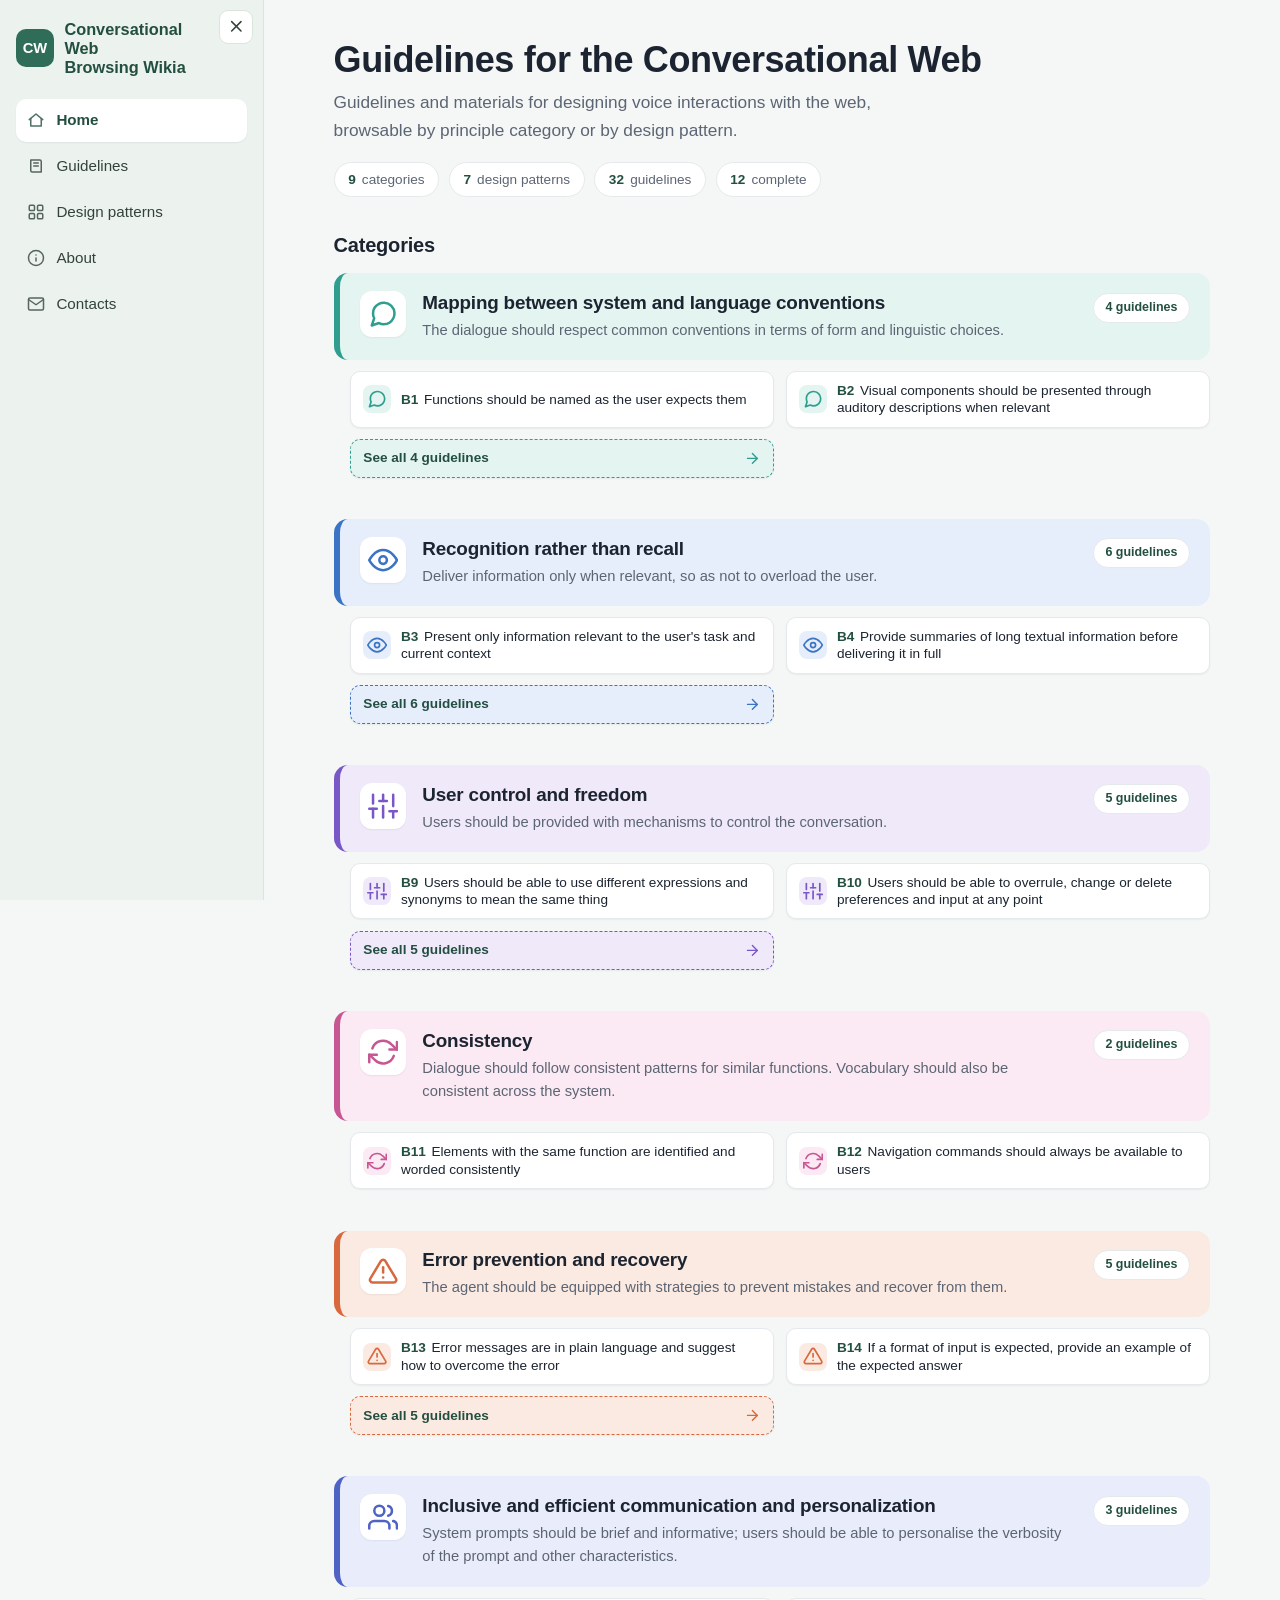
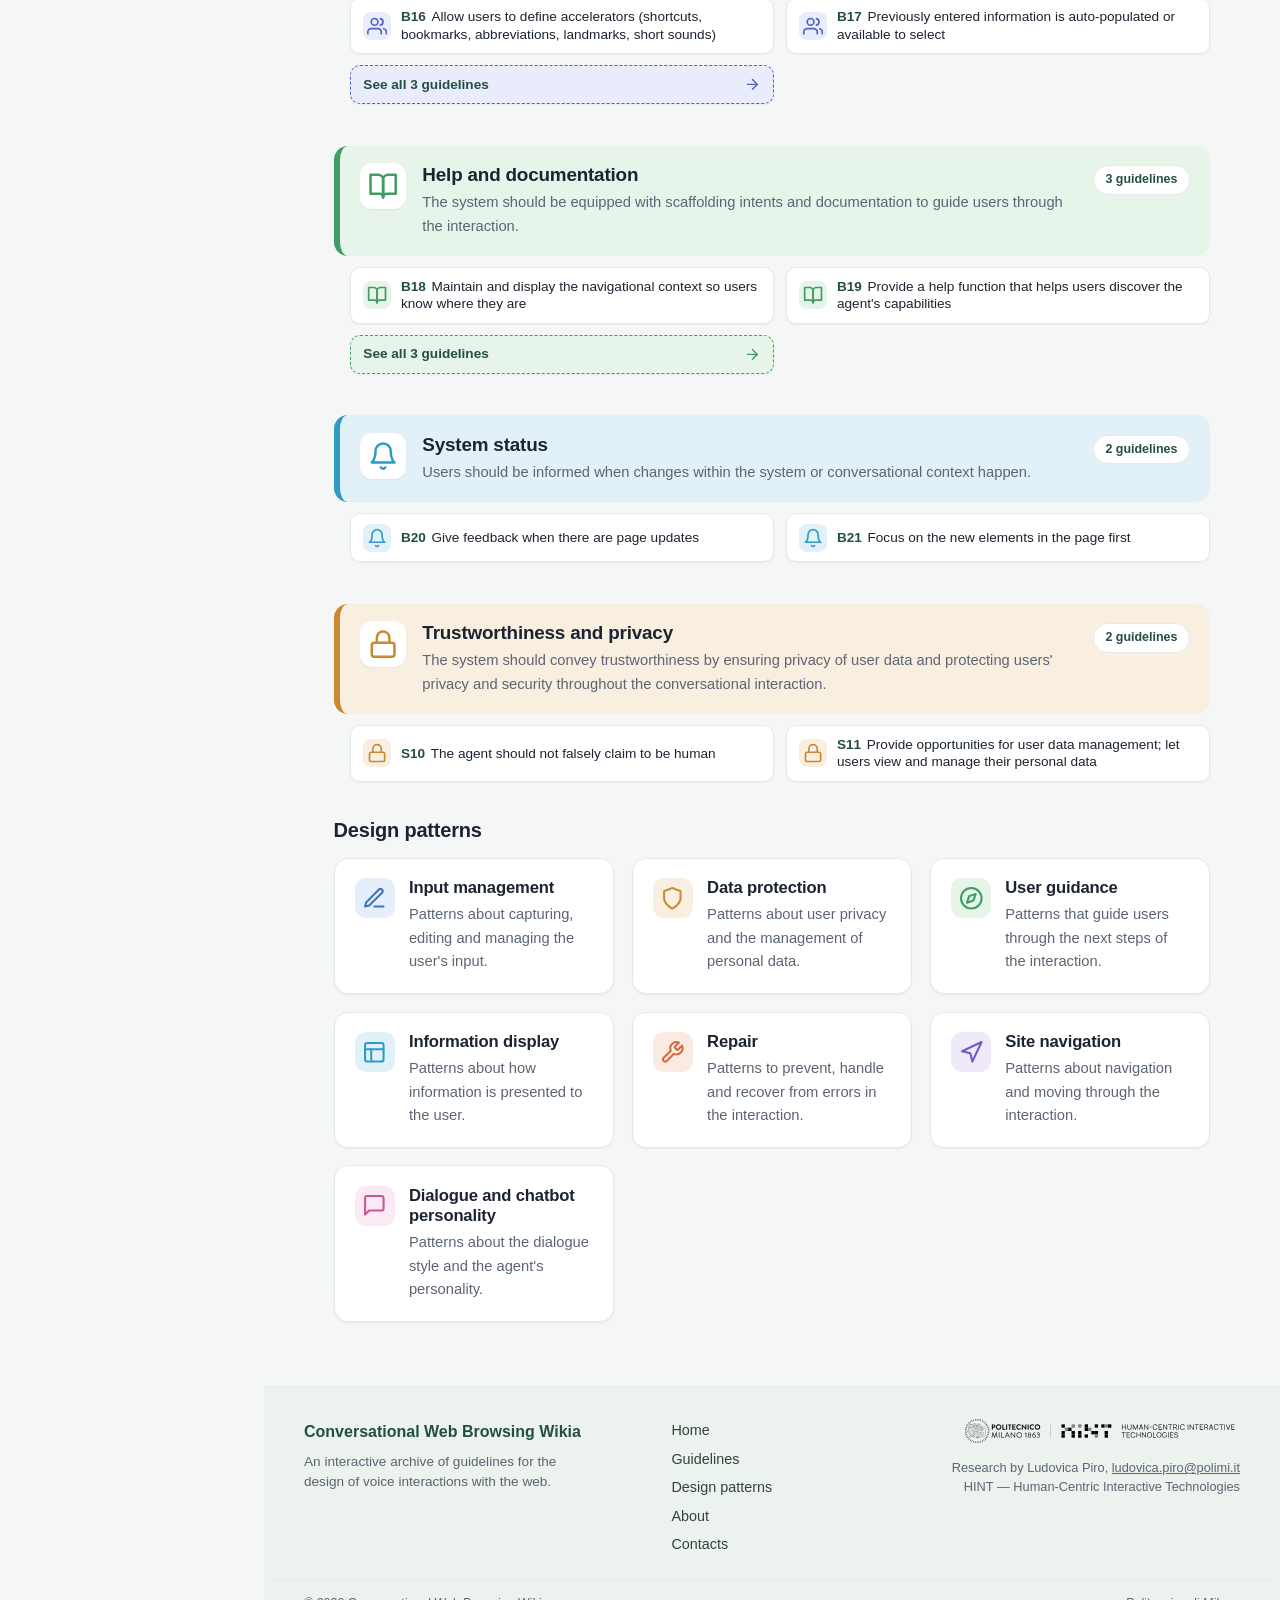
<file: index.html>
<!DOCTYPE html>
<!-- Pagina iniziale del sito (home). -->
<html lang="en">
<head>
  <meta charset="UTF-8">
  <meta name="viewport" content="width=device-width, initial-scale=1, viewport-fit=cover">
  <meta name="theme-color" content="#2f6d59">
  <meta name="apple-mobile-web-app-capable" content="yes">
  <meta name="apple-mobile-web-app-status-bar-style" content="default">
  <title>Conversational Web - Guidelines Archive</title>
  <meta name="description" content="Interactive archive of guidelines for the design of voice interactions with the web.">
  <link rel="stylesheet" href="assets/css/style.css">
</head>
<!-- data-page dice ad app.js che questa è la home -->
<body data-page="home">
  <a class="skip-link" href="#main">Skip to content</a>

  <div class="app-shell">
    <!-- Barra laterale: è uguale in tutte le pagine -->
    <aside class="rail">
      <a class="rail__brand" href="index.html">
        <span class="rail__logo">CW</span>
        <span>Conversational Web<br>Browsing Wikia</span>
      </a>
      <nav class="rail__nav" aria-label="Main navigation">
        <a href="index.html" aria-current="page"> <!-- aria-current = pagina in cui mi trovo -->
          <svg width="18" height="18" viewBox="0 0 24 24" fill="none" stroke="currentColor" stroke-width="2" stroke-linecap="round" stroke-linejoin="round"><path d="M3 11.5 12 4l9 7.5"/><path d="M5 10v10h14V10"/></svg>
          Home
        </a>
        <a href="category.html">
          <svg width="18" height="18" viewBox="0 0 24 24" fill="none" stroke="currentColor" stroke-width="2" stroke-linecap="round" stroke-linejoin="round"><path d="M5 4h12a2 2 0 0 1 2 2v14H7a2 2 0 0 1-2-2z"/><path d="M9 8h6M9 12h6"/></svg>
          Guidelines
        </a>
        <a href="component.html">
          <svg width="18" height="18" viewBox="0 0 24 24" fill="none" stroke="currentColor" stroke-width="2" stroke-linejoin="round"><rect x="3" y="3" width="7" height="7" rx="1.5"/><rect x="14" y="3" width="7" height="7" rx="1.5"/><rect x="3" y="14" width="7" height="7" rx="1.5"/><rect x="14" y="14" width="7" height="7" rx="1.5"/></svg>
          Design patterns
        </a>
        <a href="about.html">
          <svg width="18" height="18" viewBox="0 0 24 24" fill="none" stroke="currentColor" stroke-width="2" stroke-linecap="round" stroke-linejoin="round"><circle cx="12" cy="12" r="10"/><path d="M12 16v-4"/><path d="M12 8h.01"/></svg>
          About
        </a>
        <a href="contacts.html">
          <svg width="18" height="18" viewBox="0 0 24 24" fill="none" stroke="currentColor" stroke-width="2" stroke-linecap="round" stroke-linejoin="round"><path d="M4 4h16c1.1 0 2 .9 2 2v12c0 1.1-.9 2-2 2H4c-1.1 0-2-.9-2-2V6c0-1.1.9-2 2-2z"/><polyline points="22,6 12,13 2,6"/></svg>
          Contacts
        </a>
      </nav>
    </aside>

    <div class="content">
      <main id="main">
        <!-- Breve presentazione del progetto -->
        <section class="hero">
          <h1>Guidelines for the Conversational Web</h1>
          <p>
            Guidelines and materials for designing voice interactions with the web,
            browsable by principle category or by design pattern.
          </p>
          <div class="hero__stats" id="hero-stats"></div>
        </section>

        <!-- Le sezioni qui sotto vengono riempite da app.js leggendo i contenuti -->
        <section aria-labelledby="cats-h">
          <div class="section-title-row"><h2 id="cats-h">Categories</h2></div>
          <div class="cat-bands" id="cat-cards"></div>
        </section>

        <section aria-labelledby="comps-h">
          <div class="section-title-row"><h2 id="comps-h">Design patterns</h2></div>
          <div class="card-grid" id="comp-cards"></div>
        </section>
      </main>

      <footer class="site-footer">
        <div class="site-footer__top">
          <div class="site-footer__brandcol">
            <span class="site-footer__brand">Conversational Web Browsing Wikia</span>
            <p class="site-footer__tagline">An interactive archive of guidelines for the design of voice interactions with the web.</p>
          </div>
          <nav class="site-footer__links" aria-label="Footer">
            <a href="index.html">Home</a>
            <a href="category.html">Guidelines</a>
            <a href="component.html">Design patterns</a>
            <a href="about.html">About</a>
            <a href="contacts.html">Contacts</a>
          </nav>
          <div class="site-footer__org">
            <img class="site-footer__logo" src="assets/img/logo-polimi.svg" alt="Politecnico di Milano">
            <p>Research by Ludovica Piro, <a href="mailto:ludovica.piro@polimi.it">ludovica.piro@polimi.it</a><br>HINT — Human-Centric Interactive Technologies</p>
          </div>
        </div>
        <div class="site-footer__bottom">
          <span>© 2026 Conversational Web Browsing Wikia</span>
          <span>Politecnico di Milano</span>
        </div>
      </footer>
    </div>
  </div>

  <!-- content.js va caricato PRIMA di app.js: contiene tutti i testi del sito -->
  <script src="data/content.js"></script>
  <script src="assets/js/app.js"></script>
</body>
</html>
</file>
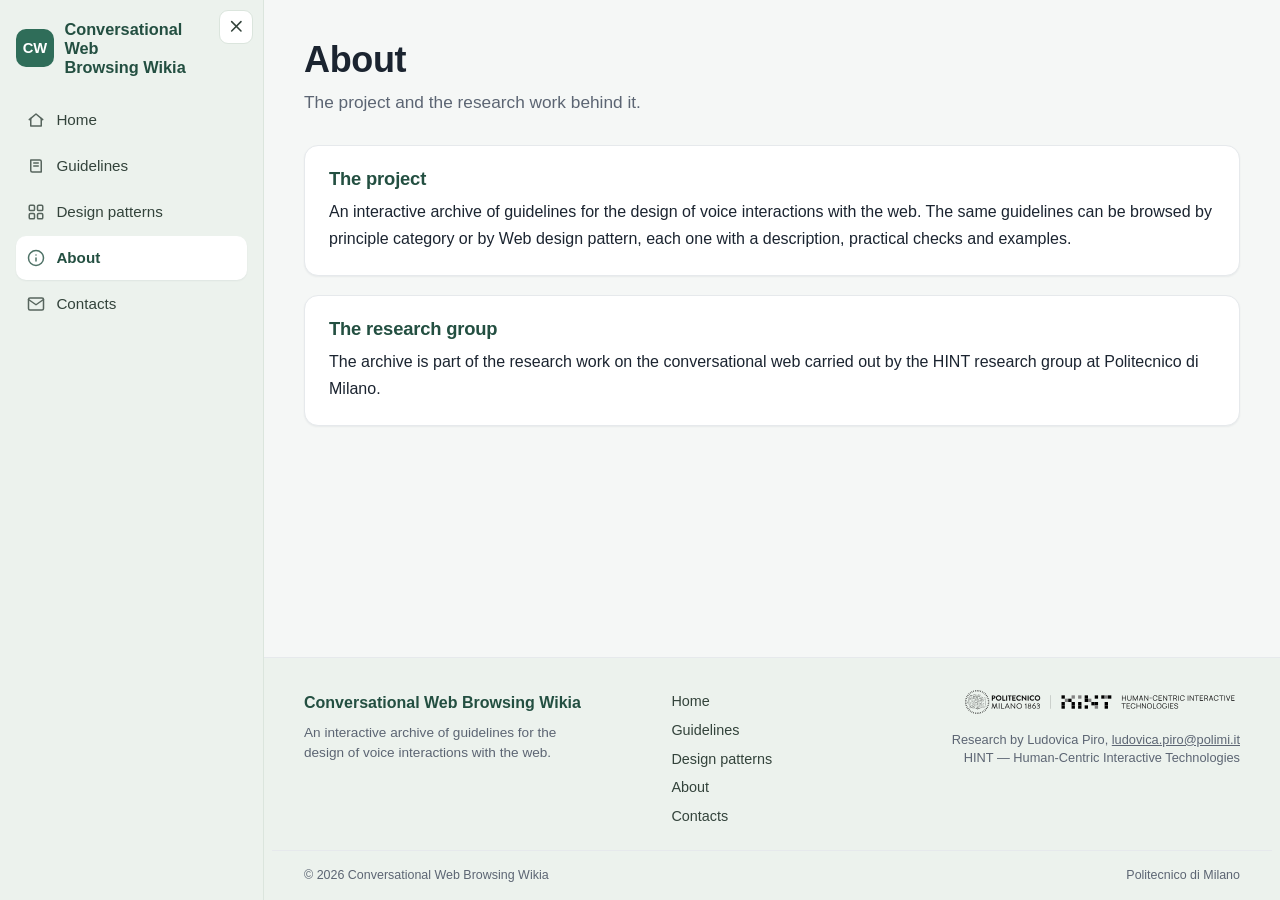
<file: about.html>
<!DOCTYPE html>
<!-- Pagina "About": progetto e gruppo di ricerca. Testi statici, non passano dall'editor. -->
<html lang="en">
<head>
  <meta charset="UTF-8">
  <meta name="viewport" content="width=device-width, initial-scale=1, viewport-fit=cover">
  <meta name="theme-color" content="#2f6d59">
  <title>About - Conversational Web</title>
  <link rel="stylesheet" href="assets/css/style.css">
</head>
<body data-page="about">
  <a class="skip-link" href="#main">Skip to content</a>

  <div class="app-shell">
    <aside class="rail">
      <a class="rail__brand" href="index.html">
        <span class="rail__logo">CW</span>
        <span>Conversational Web<br>Browsing Wikia</span>
      </a>
      <nav class="rail__nav" aria-label="Main navigation">
        <a href="index.html">
          <svg width="18" height="18" viewBox="0 0 24 24" fill="none" stroke="currentColor" stroke-width="2" stroke-linecap="round" stroke-linejoin="round"><path d="M3 11.5 12 4l9 7.5"/><path d="M5 10v10h14V10"/></svg>
          Home
        </a>
        <a href="category.html">
          <svg width="18" height="18" viewBox="0 0 24 24" fill="none" stroke="currentColor" stroke-width="2" stroke-linecap="round" stroke-linejoin="round"><path d="M5 4h12a2 2 0 0 1 2 2v14H7a2 2 0 0 1-2-2z"/><path d="M9 8h6M9 12h6"/></svg>
          Guidelines
        </a>
        <a href="component.html">
          <svg width="18" height="18" viewBox="0 0 24 24" fill="none" stroke="currentColor" stroke-width="2" stroke-linejoin="round"><rect x="3" y="3" width="7" height="7" rx="1.5"/><rect x="14" y="3" width="7" height="7" rx="1.5"/><rect x="3" y="14" width="7" height="7" rx="1.5"/><rect x="14" y="14" width="7" height="7" rx="1.5"/></svg>
          Design patterns
        </a>
        <a href="about.html" aria-current="page">
          <svg width="18" height="18" viewBox="0 0 24 24" fill="none" stroke="currentColor" stroke-width="2" stroke-linecap="round" stroke-linejoin="round"><circle cx="12" cy="12" r="10"/><path d="M12 16v-4"/><path d="M12 8h.01"/></svg>
          About
        </a>
        <a href="contacts.html">
          <svg width="18" height="18" viewBox="0 0 24 24" fill="none" stroke="currentColor" stroke-width="2" stroke-linecap="round" stroke-linejoin="round"><path d="M4 4h16c1.1 0 2 .9 2 2v12c0 1.1-.9 2-2 2H4c-1.1 0-2-.9-2-2V6c0-1.1.9-2 2-2z"/><polyline points="22,6 12,13 2,6"/></svg>
          Contacts
        </a>
      </nav>
    </aside>

    <div class="content">
      <main id="main">
        <section class="hero">
          <h1>About</h1>
          <p>The project and the research work behind it.</p>
        </section>

        <section class="about" aria-label="About the project">
          <article class="about-block">
            <h2>The project</h2>
            <p>An interactive archive of guidelines for the design of voice interactions with
               the web. The same guidelines can be browsed by principle category or by Web
               design pattern, each one with a description, practical checks and examples.</p>
          </article>
          <article class="about-block">
            <h2>The research group</h2>
            <p>The archive is part of the research work on the conversational web carried out
               by the HINT research group at Politecnico di Milano.</p>
          </article>
        </section>
      </main>

      <footer class="site-footer">
        <div class="site-footer__top">
          <div class="site-footer__brandcol">
            <span class="site-footer__brand">Conversational Web Browsing Wikia</span>
            <p class="site-footer__tagline">An interactive archive of guidelines for the design of voice interactions with the web.</p>
          </div>
          <nav class="site-footer__links" aria-label="Footer">
            <a href="index.html">Home</a>
            <a href="category.html">Guidelines</a>
            <a href="component.html">Design patterns</a>
            <a href="about.html">About</a>
            <a href="contacts.html">Contacts</a>
          </nav>
          <div class="site-footer__org">
            <img class="site-footer__logo" src="assets/img/logo-polimi.svg" alt="Politecnico di Milano">
            <p>Research by Ludovica Piro, <a href="mailto:ludovica.piro@polimi.it">ludovica.piro@polimi.it</a><br>HINT — Human-Centric Interactive Technologies</p>
          </div>
        </div>
        <div class="site-footer__bottom">
          <span>© 2026 Conversational Web Browsing Wikia</span>
          <span>Politecnico di Milano</span>
        </div>
      </footer>
    </div>
  </div>

  <script src="data/content.js"></script>
  <script src="assets/js/app.js"></script>
</body>
</html>
</file>
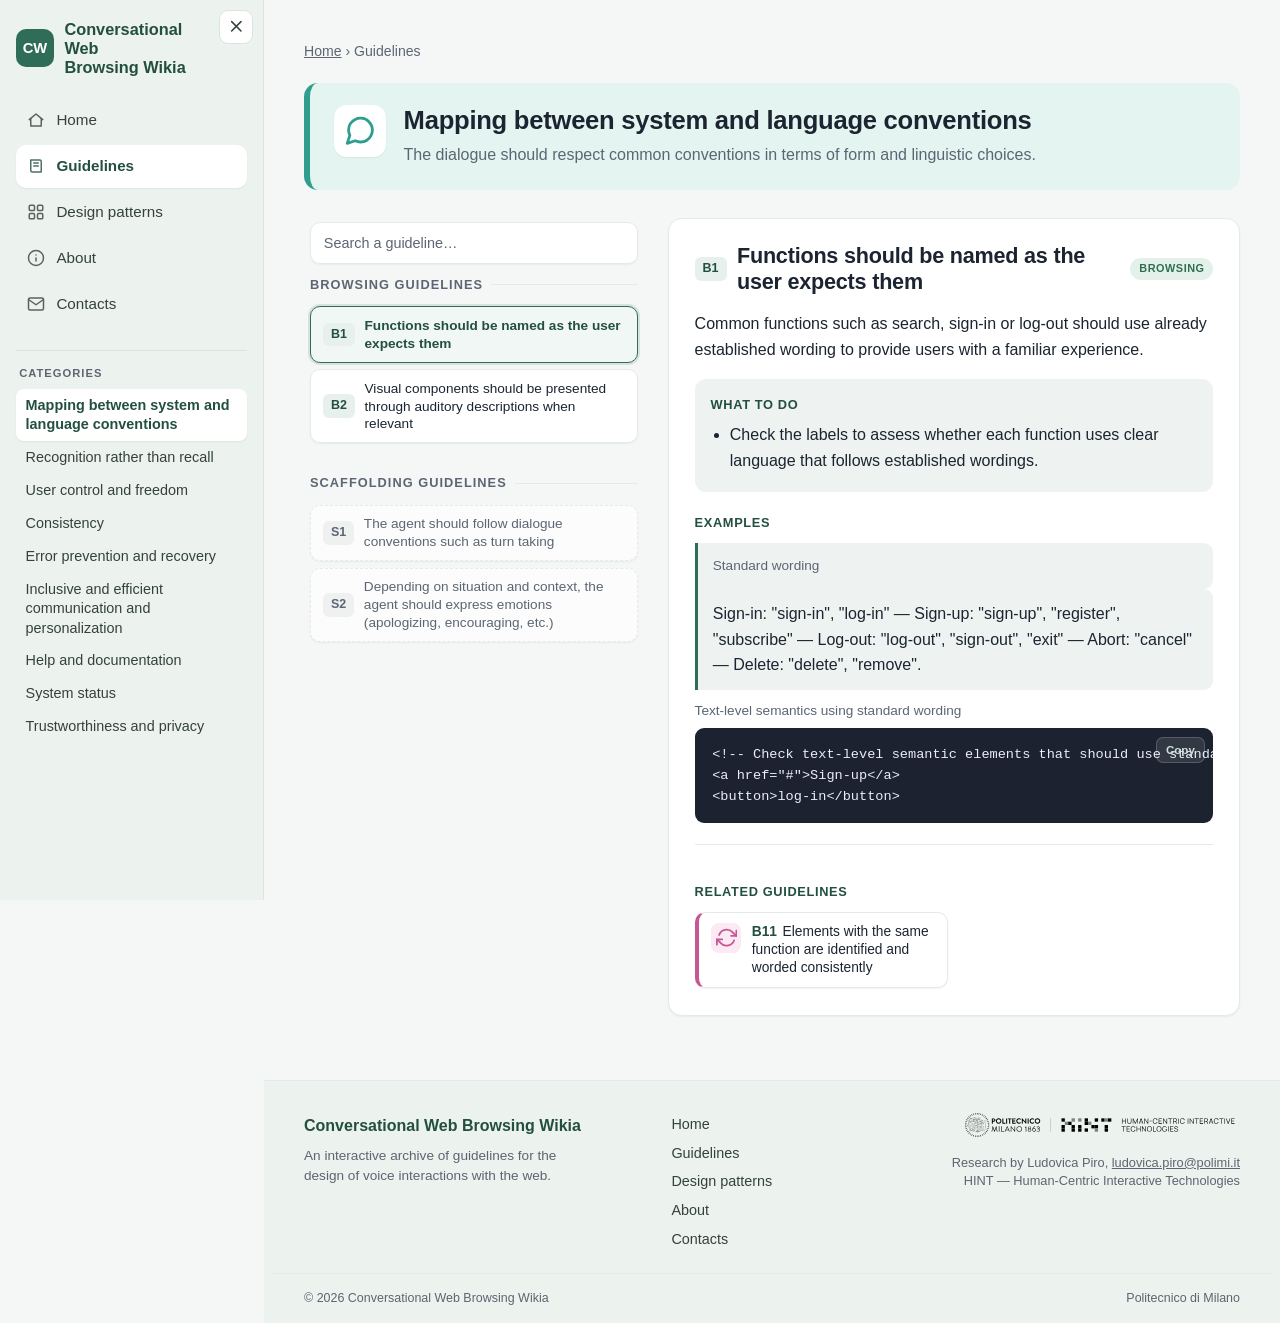
<file: category.html>
<!DOCTYPE html>
<!-- Pagina che mostra le linee guida di una categoria. -->
<!-- La categoria da mostrare arriva dall'indirizzo, es. category.html?id=cat-error -->
<html lang="en">
<head>
  <meta charset="UTF-8">
  <meta name="viewport" content="width=device-width, initial-scale=1, viewport-fit=cover">
  <meta name="theme-color" content="#2f6d59">
  <title>Guidelines - Conversational Web</title>
  <link rel="stylesheet" href="assets/css/style.css">
</head>
<body data-page="category">
  <a class="skip-link" href="#main">Skip to content</a>

  <div class="app-shell">
    <!-- Barra laterale (uguale alle altre pagine) -->
    <aside class="rail">
      <a class="rail__brand" href="index.html">
        <span class="rail__logo">CW</span>
        <span>Conversational Web<br>Browsing Wikia</span>
      </a>
      <nav class="rail__nav" aria-label="Main navigation">
        <a href="index.html">
          <svg width="18" height="18" viewBox="0 0 24 24" fill="none" stroke="currentColor" stroke-width="2" stroke-linecap="round" stroke-linejoin="round"><path d="M3 11.5 12 4l9 7.5"/><path d="M5 10v10h14V10"/></svg>
          Home
        </a>
        <a href="category.html" aria-current="page">
          <svg width="18" height="18" viewBox="0 0 24 24" fill="none" stroke="currentColor" stroke-width="2" stroke-linecap="round" stroke-linejoin="round"><path d="M5 4h12a2 2 0 0 1 2 2v14H7a2 2 0 0 1-2-2z"/><path d="M9 8h6M9 12h6"/></svg>
          Guidelines
        </a>
        <a href="component.html">
          <svg width="18" height="18" viewBox="0 0 24 24" fill="none" stroke="currentColor" stroke-width="2" stroke-linejoin="round"><rect x="3" y="3" width="7" height="7" rx="1.5"/><rect x="14" y="3" width="7" height="7" rx="1.5"/><rect x="3" y="14" width="7" height="7" rx="1.5"/><rect x="14" y="14" width="7" height="7" rx="1.5"/></svg>
          Design patterns
        </a>
        <a href="about.html">
          <svg width="18" height="18" viewBox="0 0 24 24" fill="none" stroke="currentColor" stroke-width="2" stroke-linecap="round" stroke-linejoin="round"><circle cx="12" cy="12" r="10"/><path d="M12 16v-4"/><path d="M12 8h.01"/></svg>
          About
        </a>
        <a href="contacts.html">
          <svg width="18" height="18" viewBox="0 0 24 24" fill="none" stroke="currentColor" stroke-width="2" stroke-linecap="round" stroke-linejoin="round"><path d="M4 4h16c1.1 0 2 .9 2 2v12c0 1.1-.9 2-2 2H4c-1.1 0-2-.9-2-2V6c0-1.1.9-2 2-2z"/><polyline points="22,6 12,13 2,6"/></svg>
          Contacts
        </a>
      </nav>
      <!-- Elenco delle categorie: lo riempie app.js -->
      <div class="rail__list" id="rail-list"></div>
    </aside>

    <div class="content">
      <main id="main">
        <p class="breadcrumb"><a href="index.html">Home</a> &rsaquo; Guidelines</p>
        <!-- Qui dentro app.js inserisce l'intestazione della categoria e le linee guida -->
        <div id="main-view"></div>
      </main>

      <footer class="site-footer">
        <div class="site-footer__top">
          <div class="site-footer__brandcol">
            <span class="site-footer__brand">Conversational Web Browsing Wikia</span>
            <p class="site-footer__tagline">An interactive archive of guidelines for the design of voice interactions with the web.</p>
          </div>
          <nav class="site-footer__links" aria-label="Footer">
            <a href="index.html">Home</a>
            <a href="category.html">Guidelines</a>
            <a href="component.html">Design patterns</a>
            <a href="about.html">About</a>
            <a href="contacts.html">Contacts</a>
          </nav>
          <div class="site-footer__org">
            <img class="site-footer__logo" src="assets/img/logo-polimi.svg" alt="Politecnico di Milano">
            <p>Research by Ludovica Piro, <a href="mailto:ludovica.piro@polimi.it">ludovica.piro@polimi.it</a><br>HINT — Human-Centric Interactive Technologies</p>
          </div>
        </div>
        <div class="site-footer__bottom">
          <span>© 2026 Conversational Web Browsing Wikia</span>
          <span>Politecnico di Milano</span>
        </div>
      </footer>
    </div>
  </div>

  <script src="data/content.js"></script>
  <script src="assets/js/app.js"></script>
</body>
</html>
</file>
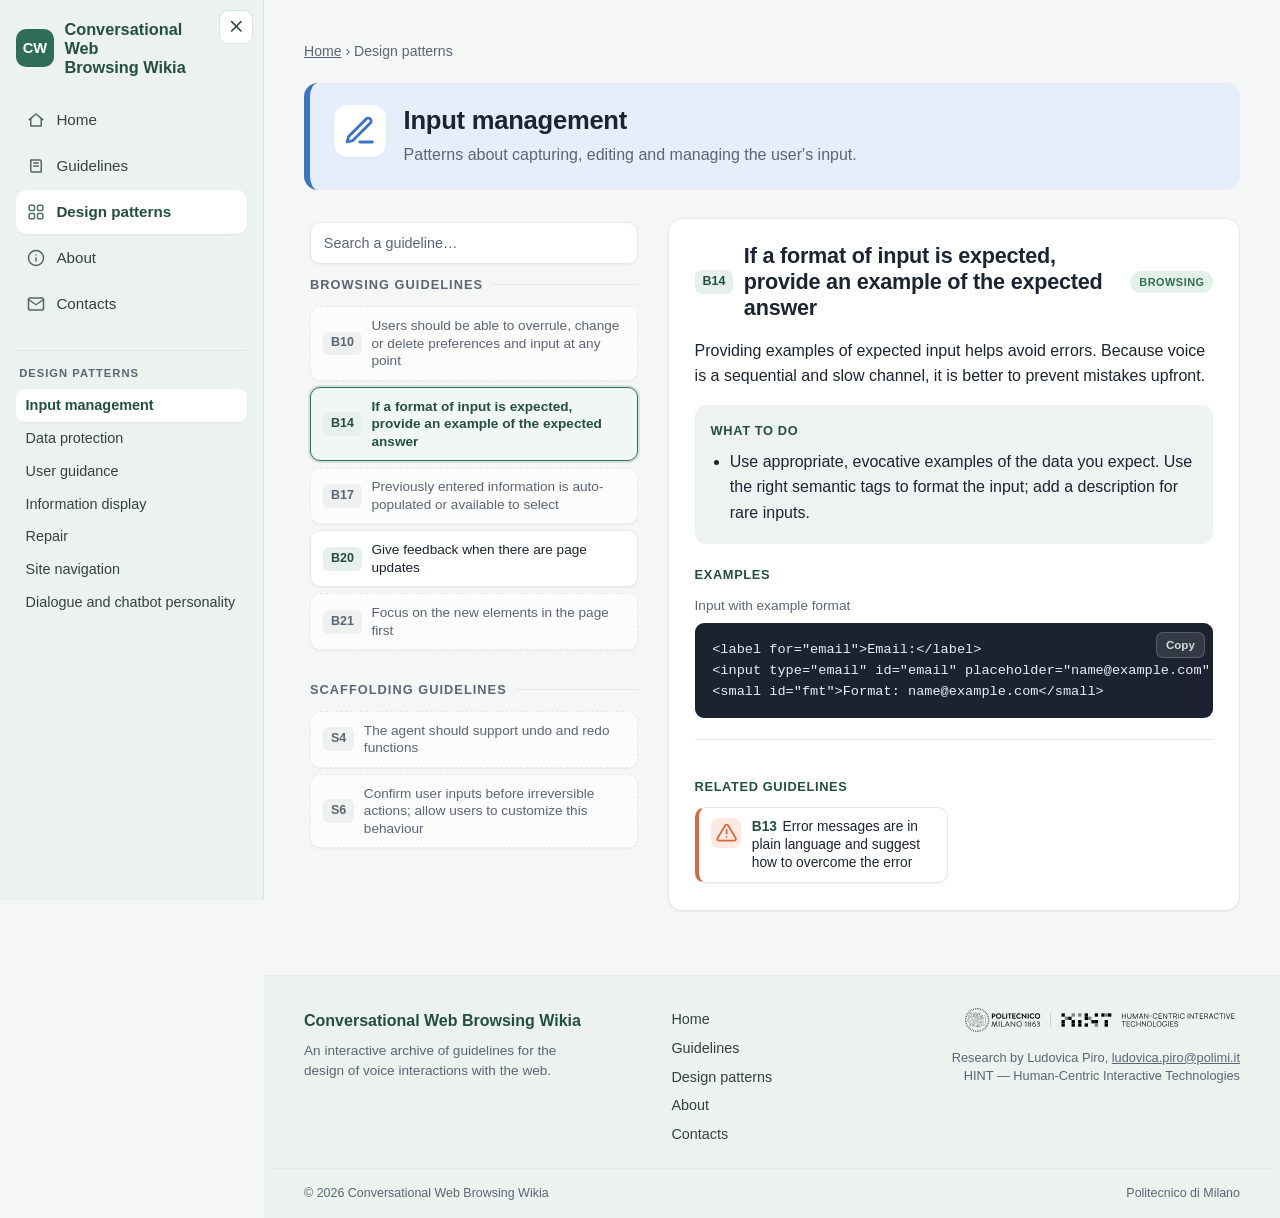
<file: component.html>
<!DOCTYPE html>
<!-- Pagina che mostra le linee guida legate a un componente web. -->
<!-- Il componente arriva dall'indirizzo, es. component.html?id=comp-input -->
<html lang="en">
<head>
  <meta charset="UTF-8">
  <meta name="viewport" content="width=device-width, initial-scale=1, viewport-fit=cover">
  <meta name="theme-color" content="#2f6d59">
  <title>Design patterns - Conversational Web</title>
  <link rel="stylesheet" href="assets/css/style.css">
</head>
<body data-page="component">
  <a class="skip-link" href="#main">Skip to content</a>

  <div class="app-shell">
    <!-- Barra laterale (uguale alle altre pagine) -->
    <aside class="rail">
      <a class="rail__brand" href="index.html">
        <span class="rail__logo">CW</span>
        <span>Conversational Web<br>Browsing Wikia</span>
      </a>
      <nav class="rail__nav" aria-label="Main navigation">
        <a href="index.html">
          <svg width="18" height="18" viewBox="0 0 24 24" fill="none" stroke="currentColor" stroke-width="2" stroke-linecap="round" stroke-linejoin="round"><path d="M3 11.5 12 4l9 7.5"/><path d="M5 10v10h14V10"/></svg>
          Home
        </a>
        <a href="category.html">
          <svg width="18" height="18" viewBox="0 0 24 24" fill="none" stroke="currentColor" stroke-width="2" stroke-linecap="round" stroke-linejoin="round"><path d="M5 4h12a2 2 0 0 1 2 2v14H7a2 2 0 0 1-2-2z"/><path d="M9 8h6M9 12h6"/></svg>
          Guidelines
        </a>
        <a href="component.html" aria-current="page">
          <svg width="18" height="18" viewBox="0 0 24 24" fill="none" stroke="currentColor" stroke-width="2" stroke-linejoin="round"><rect x="3" y="3" width="7" height="7" rx="1.5"/><rect x="14" y="3" width="7" height="7" rx="1.5"/><rect x="3" y="14" width="7" height="7" rx="1.5"/><rect x="14" y="14" width="7" height="7" rx="1.5"/></svg>
          Design patterns
        </a>
        <a href="about.html">
          <svg width="18" height="18" viewBox="0 0 24 24" fill="none" stroke="currentColor" stroke-width="2" stroke-linecap="round" stroke-linejoin="round"><circle cx="12" cy="12" r="10"/><path d="M12 16v-4"/><path d="M12 8h.01"/></svg>
          About
        </a>
        <a href="contacts.html">
          <svg width="18" height="18" viewBox="0 0 24 24" fill="none" stroke="currentColor" stroke-width="2" stroke-linecap="round" stroke-linejoin="round"><path d="M4 4h16c1.1 0 2 .9 2 2v12c0 1.1-.9 2-2 2H4c-1.1 0-2-.9-2-2V6c0-1.1.9-2 2-2z"/><polyline points="22,6 12,13 2,6"/></svg>
          Contacts
        </a>
      </nav>
      <!-- Elenco dei componenti: lo riempie app.js -->
      <div class="rail__list" id="rail-list"></div>
    </aside>

    <div class="content">
      <main id="main">
        <p class="breadcrumb"><a href="index.html">Home</a> &rsaquo; Design patterns</p>
        <!-- Qui dentro app.js inserisce l'intestazione del componente e le sue linee guida -->
        <div id="main-view"></div>
      </main>

      <footer class="site-footer">
        <div class="site-footer__top">
          <div class="site-footer__brandcol">
            <span class="site-footer__brand">Conversational Web Browsing Wikia</span>
            <p class="site-footer__tagline">An interactive archive of guidelines for the design of voice interactions with the web.</p>
          </div>
          <nav class="site-footer__links" aria-label="Footer">
            <a href="index.html">Home</a>
            <a href="category.html">Guidelines</a>
            <a href="component.html">Design patterns</a>
            <a href="about.html">About</a>
            <a href="contacts.html">Contacts</a>
          </nav>
          <div class="site-footer__org">
            <img class="site-footer__logo" src="assets/img/logo-polimi.svg" alt="Politecnico di Milano">
            <p>Research by Ludovica Piro, <a href="mailto:ludovica.piro@polimi.it">ludovica.piro@polimi.it</a><br>HINT — Human-Centric Interactive Technologies</p>
          </div>
        </div>
        <div class="site-footer__bottom">
          <span>© 2026 Conversational Web Browsing Wikia</span>
          <span>Politecnico di Milano</span>
        </div>
      </footer>
    </div>
  </div>

  <script src="data/content.js"></script>
  <script src="assets/js/app.js"></script>
</body>
</html>
</file>
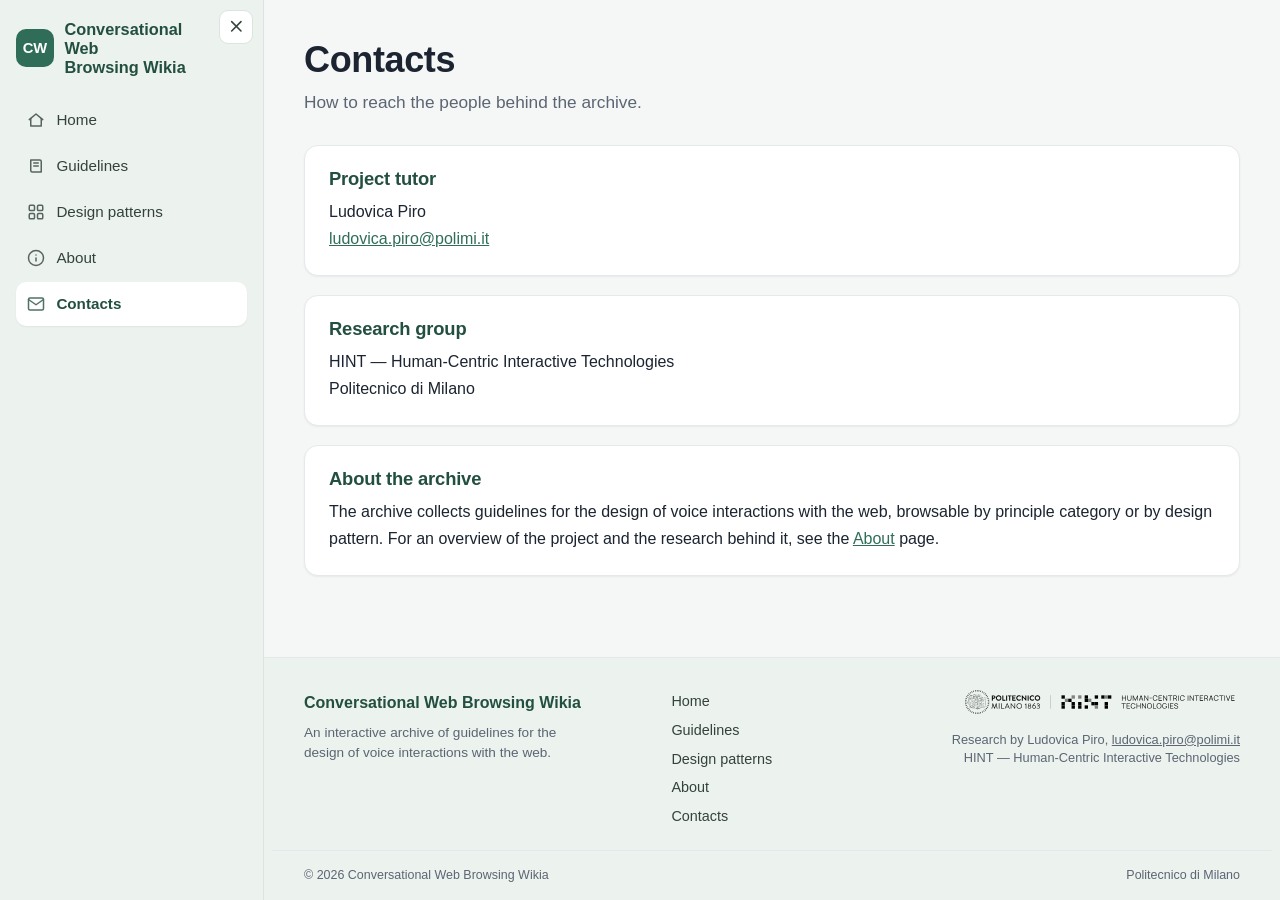
<file: contacts.html>
<!DOCTYPE html>
<!-- Pagina "Contacts": a chi scrivere per il progetto. Testi statici, non passano dall'editor. -->
<html lang="en">
<head>
  <meta charset="UTF-8">
  <meta name="viewport" content="width=device-width, initial-scale=1, viewport-fit=cover">
  <meta name="theme-color" content="#2f6d59">
  <title>Contacts - Conversational Web</title>
  <link rel="stylesheet" href="assets/css/style.css">
</head>
<body data-page="contacts">
  <a class="skip-link" href="#main">Skip to content</a>

  <div class="app-shell">
    <aside class="rail">
      <a class="rail__brand" href="index.html">
        <span class="rail__logo">CW</span>
        <span>Conversational Web<br>Browsing Wikia</span>
      </a>
      <nav class="rail__nav" aria-label="Main navigation">
        <a href="index.html">
          <svg width="18" height="18" viewBox="0 0 24 24" fill="none" stroke="currentColor" stroke-width="2" stroke-linecap="round" stroke-linejoin="round"><path d="M3 11.5 12 4l9 7.5"/><path d="M5 10v10h14V10"/></svg>
          Home
        </a>
        <a href="category.html">
          <svg width="18" height="18" viewBox="0 0 24 24" fill="none" stroke="currentColor" stroke-width="2" stroke-linecap="round" stroke-linejoin="round"><path d="M5 4h12a2 2 0 0 1 2 2v14H7a2 2 0 0 1-2-2z"/><path d="M9 8h6M9 12h6"/></svg>
          Guidelines
        </a>
        <a href="component.html">
          <svg width="18" height="18" viewBox="0 0 24 24" fill="none" stroke="currentColor" stroke-width="2" stroke-linejoin="round"><rect x="3" y="3" width="7" height="7" rx="1.5"/><rect x="14" y="3" width="7" height="7" rx="1.5"/><rect x="3" y="14" width="7" height="7" rx="1.5"/><rect x="14" y="14" width="7" height="7" rx="1.5"/></svg>
          Design patterns
        </a>
        <a href="about.html">
          <svg width="18" height="18" viewBox="0 0 24 24" fill="none" stroke="currentColor" stroke-width="2" stroke-linecap="round" stroke-linejoin="round"><circle cx="12" cy="12" r="10"/><path d="M12 16v-4"/><path d="M12 8h.01"/></svg>
          About
        </a>
        <a href="contacts.html" aria-current="page">
          <svg width="18" height="18" viewBox="0 0 24 24" fill="none" stroke="currentColor" stroke-width="2" stroke-linecap="round" stroke-linejoin="round"><path d="M4 4h16c1.1 0 2 .9 2 2v12c0 1.1-.9 2-2 2H4c-1.1 0-2-.9-2-2V6c0-1.1.9-2 2-2z"/><polyline points="22,6 12,13 2,6"/></svg>
          Contacts
        </a>
      </nav>
    </aside>

    <div class="content">
      <main id="main">
        <section class="hero">
          <h1>Contacts</h1>
          <p>How to reach the people behind the archive.</p>
        </section>

        <section class="about" aria-label="Contacts">
          <article class="about-block">
            <h2>Project tutor</h2>
            <p>Ludovica Piro<br>
               <a href="mailto:ludovica.piro@polimi.it">ludovica.piro@polimi.it</a></p>
          </article>
          <article class="about-block">
            <h2>Research group</h2>
            <p>HINT — Human-Centric Interactive Technologies<br>
               Politecnico di Milano</p>
          </article>
          <article class="about-block">
            <h2>About the archive</h2>
            <p>The archive collects guidelines for the design of voice interactions with the
               web, browsable by principle category or by design pattern. For an overview of
               the project and the research behind it, see the <a href="about.html">About</a>
               page.</p>
          </article>
        </section>
      </main>

      <footer class="site-footer">
        <div class="site-footer__top">
          <div class="site-footer__brandcol">
            <span class="site-footer__brand">Conversational Web Browsing Wikia</span>
            <p class="site-footer__tagline">An interactive archive of guidelines for the design of voice interactions with the web.</p>
          </div>
          <nav class="site-footer__links" aria-label="Footer">
            <a href="index.html">Home</a>
            <a href="category.html">Guidelines</a>
            <a href="component.html">Design patterns</a>
            <a href="about.html">About</a>
            <a href="contacts.html">Contacts</a>
          </nav>
          <div class="site-footer__org">
            <img class="site-footer__logo" src="assets/img/logo-polimi.svg" alt="Politecnico di Milano">
            <p>Research by Ludovica Piro, <a href="mailto:ludovica.piro@polimi.it">ludovica.piro@polimi.it</a><br>HINT — Human-Centric Interactive Technologies</p>
          </div>
        </div>
        <div class="site-footer__bottom">
          <span>© 2026 Conversational Web Browsing Wikia</span>
          <span>Politecnico di Milano</span>
        </div>
      </footer>
    </div>
  </div>

  <script src="data/content.js"></script>
  <script src="assets/js/app.js"></script>
</body>
</html>
</file>
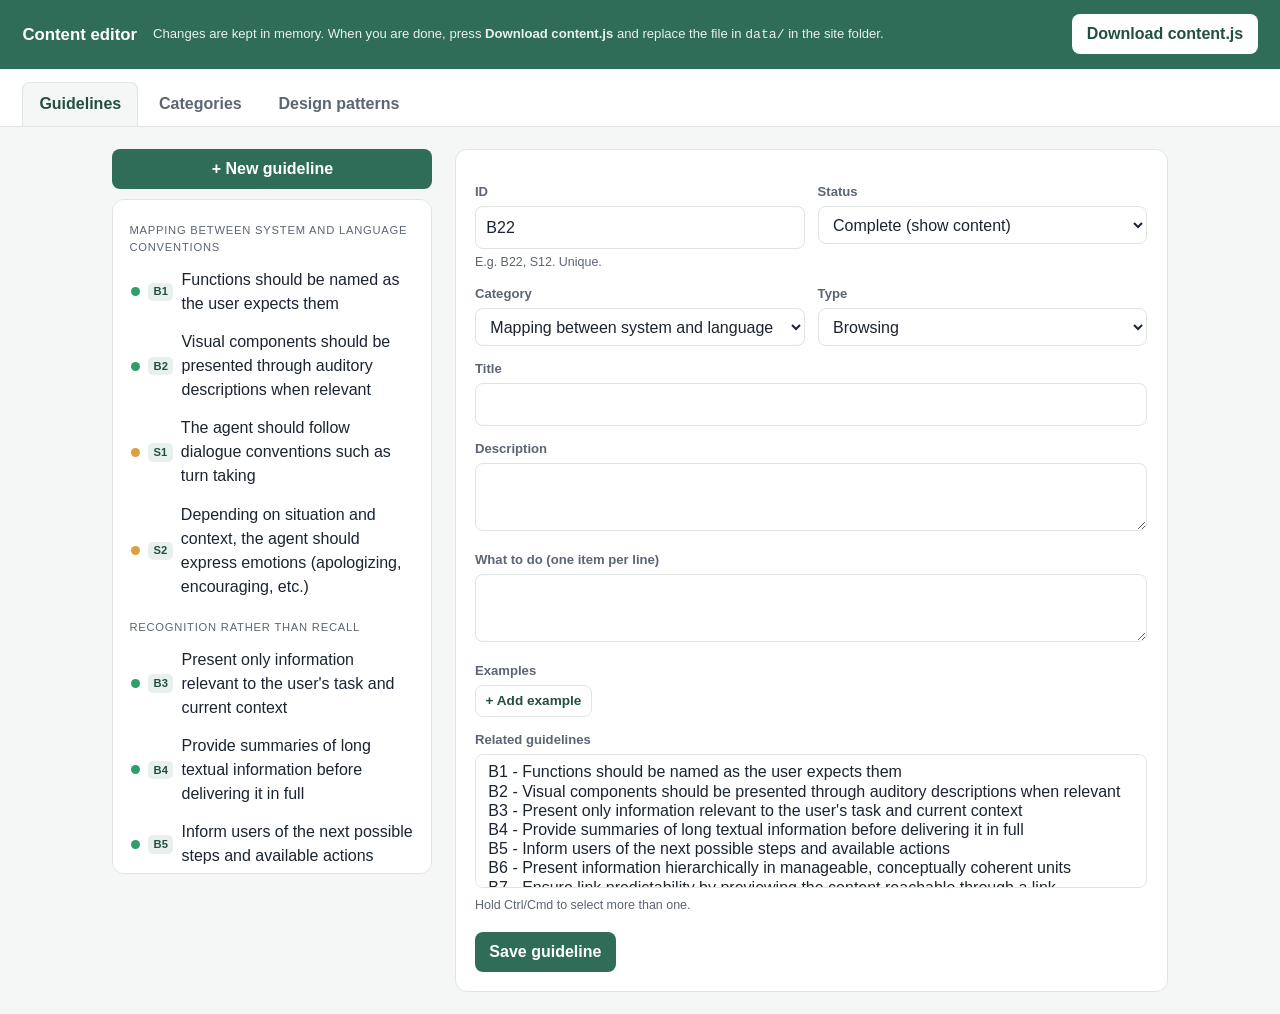
<file: editor.html>
<!DOCTYPE html>
<!-- Editor dei contenuti. Modifiche in memoria; "Download content.js" esporta il file
     da rimettere in data/. Funziona anche aperto da file://. -->
<html lang="en">
<head>
<meta charset="UTF-8">
<meta name="viewport" content="width=device-width, initial-scale=1, viewport-fit=cover">
<meta name="theme-color" content="#2f6d59">
<title>Content editor - Conversational Web</title>
<style>
  :root{ --green:#2f6d59; --green-d:#234f41; --bg:#f5f7f6; --surface:#fff; --border:#e0e5e2;
    --text:#1b2430; --soft:#5c6573; --rail:#ecf2ed; }
  *{box-sizing:border-box}
  body{margin:0;font-family:-apple-system,BlinkMacSystemFont,"Segoe UI",Roboto,Helvetica,Arial,sans-serif;
    background:var(--bg);color:var(--text);line-height:1.5}
  header.bar{background:var(--green);color:#fff;padding:.9rem 1.4rem;display:flex;align-items:center;
    gap:1rem;flex-wrap:wrap;position:sticky;top:0;z-index:5}
  header.bar h1{font-size:1.05rem;margin:0;font-weight:700}
  header.bar .help{font-size:.82rem;opacity:.9;flex:1;min-width:220px}
  button{font:inherit;cursor:pointer;border:0;border-radius:8px;padding:.5rem .9rem;font-weight:600}
  .btn-primary{background:#fff;color:var(--green-d)}
  .btn-green{background:var(--green);color:#fff}
  .btn-ghost{background:transparent;color:var(--green-d);border:1px solid var(--border)}
  .btn-danger{background:#fbe9e6;color:#9b3b2c}
  .btn-sm{padding:.3rem .6rem;font-size:.85rem}
  .tabs{display:flex;gap:.3rem;padding:.8rem 1.4rem 0;background:var(--surface);border-bottom:1px solid var(--border)}
  .tabs button{background:transparent;border-radius:8px 8px 0 0;color:var(--soft);padding:.6rem 1rem}
  .tabs button.active{background:var(--bg);color:var(--green-d);border:1px solid var(--border);border-bottom:0}
  .wrap{max-width:1100px;margin:0 auto;padding:1.4rem}
  .panel{display:none}
  .panel.active{display:block}
  .cols{display:grid;grid-template-columns:320px 1fr;gap:1.4rem}
  .list{background:var(--surface);border:1px solid var(--border);border-radius:12px;padding:.6rem;max-height:75vh;overflow:auto}
  .list .cat-group{font-size:.7rem;text-transform:uppercase;letter-spacing:.07em;color:var(--soft);
    margin:.8rem .4rem .3rem}
  .list .item{display:flex;align-items:center;gap:.5rem;width:100%;text-align:left;background:transparent;
    border-radius:8px;padding:.45rem .5rem;color:var(--text);font-weight:500}
  .list .item:hover{background:var(--bg)}
  .list .item.sel{background:#e7f0ec;color:var(--green-d)}
  .dot{width:9px;height:9px;border-radius:50%;flex:none}          /* verde=completa, giallo=in arrivo */
  .dot.ok{background:#2f9e6a}.dot.pend{background:#d8a23f}
  .id-badge{font-size:.7rem;font-weight:700;background:#e7f0ec;color:var(--green-d);border-radius:5px;padding:.05rem .35rem}
  form.card,.editbox{background:var(--surface);border:1px solid var(--border);border-radius:12px;padding:1.2rem}
  label{display:block;font-size:.82rem;font-weight:600;color:var(--soft);margin:.8rem 0 .25rem}
  input[type=text],textarea,select{width:100%;font:inherit;padding:.55rem .65rem;border:1px solid var(--border);
    border-radius:8px;background:#fff;color:var(--text)}
  textarea{resize:vertical;min-height:64px}
  .row2{display:grid;grid-template-columns:1fr 1fr;gap:.8rem}
  .hint{font-size:.78rem;color:var(--soft);margin:.2rem 0 0}
  .ex-row{border:1px solid var(--border);border-radius:9px;padding:.7rem;margin:.5rem 0;background:#fafbfb}
  .ex-row .row2{margin-bottom:.4rem}
  .form-actions{margin-top:1.1rem;display:flex;gap:.6rem;flex-wrap:wrap}
  .toast{position:fixed;bottom:1.2rem;left:50%;transform:translateX(-50%);background:var(--green-d);color:#fff;
    padding:.7rem 1.1rem;border-radius:10px;opacity:0;transition:opacity .2s;pointer-events:none;font-size:.9rem}
  .toast.show{opacity:1}
  .ed-item{background:var(--surface);border:1px solid var(--border);border-radius:12px;padding:1rem;margin-bottom:.8rem}
  .check-grid{display:grid;grid-template-columns:repeat(auto-fill,minmax(220px,1fr));gap:.3rem;margin-top:.3rem}
  .check-grid label{display:flex;gap:.4rem;align-items:flex-start;font-weight:500;color:var(--text);margin:.1rem 0;font-size:.85rem}
  .check-grid input{width:auto;margin-top:.2rem}
  @media(max-width:780px){.cols{grid-template-columns:1fr}}
</style>
</head>
<body>
<header class="bar">
  <h1>Content editor</h1>
  <span class="help">Changes are kept in memory. When you are done, press <b>Download content.js</b> and replace the file in <code>data/</code> in the site folder.</span>
  <button class="btn-primary" onclick="exportContent()">Download content.js</button>
</header>

<div class="tabs">
  <button id="tab-g" class="active" onclick="showTab('g')">Guidelines</button>
  <button id="tab-c" onclick="showTab('c')">Categories</button>
  <button id="tab-k" onclick="showTab('k')">Design patterns</button>
</div>

<div class="wrap">
  <!-- Guidelines: lista a sinistra, form a destra -->
  <section id="panel-g" class="panel active">
    <div class="cols">
      <div>
        <button class="btn-green" style="width:100%;margin-bottom:.6rem" onclick="newGuideline()">+ New guideline</button>
        <div class="list" id="g-list"></div>
      </div>
      <form class="card" id="g-form" onsubmit="saveGuideline(event)">
        <div class="row2">
          <div><label for="f-id">ID</label><input type="text" id="f-id" required><p class="hint">E.g. B22, S12. Unique.</p></div>
          <div><label for="f-status">Status</label>
            <select id="f-status"><option value="complete">Complete (show content)</option><option value="pending">Coming soon (title only)</option></select>
          </div>
        </div>
        <div class="row2">
          <div><label for="f-cat">Category</label><select id="f-cat"></select></div>
          <div><label for="f-type">Type</label><select id="f-type"><option value="browsing">Browsing</option><option value="scaffolding">Scaffolding</option></select></div>
        </div>
        <label for="f-title">Title</label>
        <input type="text" id="f-title" required>
        <label for="f-desc">Description</label>
        <textarea id="f-desc"></textarea>
        <label for="f-wtd">What to do (one item per line)</label>
        <textarea id="f-wtd"></textarea>
        <label>Examples</label>
        <div id="ex-rows"></div>
        <button type="button" class="btn-ghost btn-sm" onclick="addExample()">+ Add example</button>
        <label for="f-rel">Related guidelines</label>
        <select id="f-rel" multiple size="6"></select>
        <p class="hint">Hold Ctrl/Cmd to select more than one.</p>
        <div class="form-actions">
          <button type="submit" class="btn-green">Save guideline</button>
          <button type="button" class="btn-danger" id="g-del" onclick="deleteGuideline()">Delete</button>
        </div>
      </form>
    </div>
  </section>

  <!-- Categories -->
  <section id="panel-c" class="panel">
    <p class="hint">Add, edit or delete categories. Changes are kept in memory, then download content.js.</p>
    <button class="btn-green" style="margin-bottom:.8rem" onclick="addCategory()">+ New category</button>
    <div id="c-list"></div>
  </section>

  <!-- Design patterns -->
  <section id="panel-k" class="panel">
    <p class="hint">Add, edit or delete design patterns; for each one choose which guidelines belong to it. The initial mapping follows the tutor's file "Mapping linee guida design pattern.xlsx" (see docs/come-aggiornare-il-mapping.md).</p>
    <button class="btn-green" style="margin-bottom:.8rem" onclick="addComponent()">+ New design pattern</button>
    <div id="k-list"></div>
  </section>
</div>

<div class="toast" id="toast"></div>

<script src="data/content.js"></script>
<script>
// copia di lavoro: modifico questa, l'originale cambia solo all'export.
var DATA = JSON.parse(JSON.stringify(window.ARCHIVE_DATA || {categories:[],components:[],guidelines:[]}));
var selectedId = null;

function toast(msg){ var t=document.getElementById("toast"); t.textContent=msg; t.classList.add("show");
  setTimeout(function(){ t.classList.remove("show"); }, 1800); }

function showTab(k){
  ["g","c","k"].forEach(function(x){
    document.getElementById("tab-"+x).classList.toggle("active", x===k);
    document.getElementById("panel-"+x).classList.toggle("active", x===k);
  });
  if(k==="c") renderCategories();
  if(k==="k") renderComponents();
}

function escapeHtml(s){return String(s==null?"":s).replace(/&/g,"&amp;").replace(/</g,"&lt;").replace(/>/g,"&gt;");}

// lista guidelines a sinistra, raggruppata per categoria (pallino = stato).
function renderGuidelineList(){
  var box=document.getElementById("g-list"); box.innerHTML="";
  DATA.categories.forEach(function(cat){
    var items=DATA.guidelines.filter(function(g){return g.categoryId===cat.id;});
    if(!items.length) return;
    var h=document.createElement("div"); h.className="cat-group"; h.textContent=cat.name; box.appendChild(h);
    items.forEach(function(g){
      var b=document.createElement("button"); b.type="button";
      b.className="item"+(g.id===selectedId?" sel":"");
      b.onclick=function(){ editGuideline(g.id); };
      b.innerHTML='<span class="dot '+(g.status==="complete"?"ok":"pend")+'"></span>'+
        '<span class="id-badge">'+g.id+'</span><span>'+escapeHtml(g.title)+'</span>';
      box.appendChild(b);
    });
  });
}

function fillCategorySelect(){
  var sel=document.getElementById("f-cat"); sel.innerHTML="";
  DATA.categories.forEach(function(c){ var o=document.createElement("option"); o.value=c.id; o.textContent=c.name; sel.appendChild(o); });
}
// select multiplo con le altre guidelines (per i collegamenti).
function fillRelatedSelect(currentId, related){
  var sel=document.getElementById("f-rel"); sel.innerHTML="";
  DATA.guidelines.forEach(function(g){
    if(g.id===currentId) return;
    var o=document.createElement("option"); o.value=g.id; o.textContent=g.id+" - "+g.title;
    if(related && related.indexOf(g.id)>=0) o.selected=true;
    sel.appendChild(o);
  });
}

// una riga esempio (vuota, o riempita se ne passo uno).
function addExample(ex){
  ex = ex || {type:"code",language:"html",title:"",content:""};
  var wrap=document.getElementById("ex-rows");
  var div=document.createElement("div"); div.className="ex-row";
  div.innerHTML=
    '<div class="row2">'+
      '<div><label>Type</label><select class="ex-type">'+
        '<option value="code"'+(ex.type==="code"?" selected":"")+'>Code</option>'+
        '<option value="interaction"'+(ex.type==="interaction"?" selected":"")+'>Interaction</option>'+
      '</select></div>'+
      '<div><label>Example title</label><input type="text" class="ex-title"></div>'+
    '</div>'+
    '<label>Content</label><textarea class="ex-content"></textarea>'+
    '<button type="button" class="btn-danger btn-sm" style="margin-top:.4rem">Remove example</button>';
  div.querySelector(".ex-title").value=ex.title||"";
  div.querySelector(".ex-content").value=ex.content||"";
  div.querySelector("button").onclick=function(){ div.remove(); };
  div.dataset.language=ex.language||"html";
  wrap.appendChild(div);
}
function readExamples(){
  var out=[];
  document.querySelectorAll("#ex-rows .ex-row").forEach(function(r){
    var content=r.querySelector(".ex-content").value;
    if(!content.trim()) return;
    out.push({ type:r.querySelector(".ex-type").value, language:r.dataset.language||"html",
      title:r.querySelector(".ex-title").value.trim(), content:content });
  });
  return out;
}

// primo id libero per una nuova guideline (es. B22).
function nextId(prefix){
  var n=1; while(DATA.guidelines.some(function(g){return g.id===prefix+n;})) n++; return prefix+n;
}
function newGuideline(){
  selectedId=null;
  document.getElementById("f-id").value=nextId("B");
  document.getElementById("f-status").value="complete";
  fillCategorySelect();
  document.getElementById("f-cat").value=DATA.categories[0].id;
  document.getElementById("f-type").value="browsing";
  document.getElementById("f-title").value="";
  document.getElementById("f-desc").value="";
  document.getElementById("f-wtd").value="";
  document.getElementById("ex-rows").innerHTML="";
  fillRelatedSelect(null, []);
  document.getElementById("g-del").style.display="none";
  renderGuidelineList();
}
function editGuideline(id){
  var g=DATA.guidelines.find(function(x){return x.id===id;}); if(!g) return;
  selectedId=id;
  document.getElementById("f-id").value=g.id;
  document.getElementById("f-status").value=g.status||"pending";
  fillCategorySelect();
  document.getElementById("f-cat").value=g.categoryId;
  document.getElementById("f-type").value=g.type||"browsing";
  document.getElementById("f-title").value=g.title||"";
  document.getElementById("f-desc").value=g.description||"";
  document.getElementById("f-wtd").value=(g.whatToDo||[]).join("\n");
  document.getElementById("ex-rows").innerHTML="";
  (g.examples||[]).forEach(function(ex){ addExample(ex); });
  fillRelatedSelect(g.id, g.related||[]);
  document.getElementById("g-del").style.display="";
  renderGuidelineList();
}
function saveGuideline(e){
  e.preventDefault();
  var id=document.getElementById("f-id").value.trim();
  if(!id){ toast("An ID is required"); return; }
  if(DATA.guidelines.some(function(g){return g.id===id && g.id!==selectedId;})){ toast("ID already exists: "+id); return; }
  var rel=Array.prototype.slice.call(document.getElementById("f-rel").selectedOptions).map(function(o){return o.value;});
  var wtd=document.getElementById("f-wtd").value.split("\n").map(function(s){return s.trim();}).filter(Boolean);
  var obj={
    id:id,
    categoryId:document.getElementById("f-cat").value,
    type:document.getElementById("f-type").value,
    title:document.getElementById("f-title").value.trim(),
    description:document.getElementById("f-desc").value.trim(),
    whatToDo:wtd,
    examples:readExamples(),
    related:rel,
    status:document.getElementById("f-status").value
  };
  var idx=DATA.guidelines.findIndex(function(g){return g.id===selectedId;});
  if(idx>=0) DATA.guidelines[idx]=obj; else DATA.guidelines.push(obj);
  selectedId=id;
  renderGuidelineList(); editGuideline(id);
  toast("Saved "+id+" (remember to download content.js)");
}
function deleteGuideline(){
  if(!selectedId) return;
  if(!confirm("Delete guideline "+selectedId+"?")) return;
  DATA.guidelines=DATA.guidelines.filter(function(g){return g.id!==selectedId;});
  newGuideline(); toast("Deleted");
}

// Categories: nome e descrizione, con Delete per riga.
function renderCategories(){
  var box=document.getElementById("c-list"); box.innerHTML="";
  DATA.categories.forEach(function(c,i){
    var d=document.createElement("div"); d.className="ed-item";
    d.innerHTML='<label>Name</label><input type="text">'+
      '<label>Description</label><textarea></textarea>'+
      '<div class="form-actions"><button type="button" class="btn-danger btn-sm">Delete category</button></div>';
    d.querySelector("input").value=c.name;
    d.querySelector("textarea").value=c.description||"";
    d.querySelector("input").oninput=function(e){ DATA.categories[i].name=e.target.value; };
    d.querySelector("textarea").oninput=function(e){ DATA.categories[i].description=e.target.value; };
    d.querySelector("button").onclick=function(){ deleteCategory(i); };
    box.appendChild(d);
  });
}

// Design patterns: nome, descrizione e checkbox delle guidelines incluse (= mapping).
function renderComponents(){
  var box=document.getElementById("k-list"); box.innerHTML="";
  DATA.components.forEach(function(c,i){
    var d=document.createElement("div"); d.className="ed-item";
    var checks=DATA.guidelines.map(function(g){
      var on=(c.guidelineIds||[]).indexOf(g.id)>=0;
      return '<label><input type="checkbox" data-gid="'+g.id+'"'+(on?" checked":"")+'> '+g.id+' - '+escapeHtml(g.title)+'</label>';
    }).join("");
    d.innerHTML='<label>Name</label><input type="text" class="k-name">'+
      '<label>Description</label><textarea class="k-desc"></textarea>'+
      '<label>Guidelines in this design pattern</label><div class="check-grid">'+checks+'</div>'+
      '<div class="form-actions"><button type="button" class="btn-danger btn-sm k-del">Delete design pattern</button></div>';
    d.querySelector(".k-name").value=c.name;
    d.querySelector(".k-desc").value=c.description||"";
    d.querySelector(".k-name").oninput=function(e){ DATA.components[i].name=e.target.value; };
    d.querySelector(".k-desc").oninput=function(e){ DATA.components[i].description=e.target.value; };
    d.querySelectorAll('input[type=checkbox]').forEach(function(cb){
      cb.onchange=function(){
        var ids=DATA.components[i].guidelineIds||[];
        var gid=cb.dataset.gid;
        if(cb.checked){ if(ids.indexOf(gid)<0) ids.push(gid); }
        else { ids=ids.filter(function(x){return x!==gid;}); }
        DATA.components[i].guidelineIds=ids;
      };
    });
    d.querySelector(".k-del").onclick=function(){ deleteComponent(i); };
    box.appendChild(d);
  });
}

// primo id libero, formato cat-N / comp-N.
function nextCatId(){ var n=1; while(DATA.categories.some(function(c){return c.id==="cat-"+n;})) n++; return "cat-"+n; }
function nextCompId(){ var n=1; while(DATA.components.some(function(c){return c.id==="comp-"+n;})) n++; return "comp-"+n; }

function addCategory(){
  DATA.categories.push({ id:nextCatId(), name:"New category", description:"" });
  renderCategories(); fillCategorySelect();
  toast("Category added (remember to download content.js)");
}
function deleteCategory(i){
  var c=DATA.categories[i];
  var used=DATA.guidelines.filter(function(g){return g.categoryId===c.id;}).length;
  var msg='Delete category "'+(c.name||c.id)+'"?';
  if(used) msg+="\n\nWarning: "+used+" guideline(s) use this category and will be left without a valid category.";
  if(!confirm(msg)) return;
  DATA.categories.splice(i,1);
  renderCategories(); fillCategorySelect();
  toast("Category deleted");
}

function addComponent(){
  DATA.components.push({ id:nextCompId(), name:"New design pattern", description:"", guidelineIds:[] });
  renderComponents();
  toast("Design pattern added (remember to download content.js)");
}
function deleteComponent(i){
  var c=DATA.components[i];
  if(!confirm('Delete design pattern "'+(c.name||c.id)+'"?')) return;
  DATA.components.splice(i,1);
  renderComponents();
  toast("Design pattern deleted");
}

// esporta content.js con i dati correnti.
function exportContent(){
  var header="// content.js - contenuti dell'archivio. Generato dall'editor (editor.html).\n";
  var text=header+"window.ARCHIVE_DATA = "+JSON.stringify(DATA,null,2)+";\n";
  var blob=new Blob([text],{type:"text/javascript"});
  var a=document.createElement("a");
  a.href=URL.createObjectURL(blob); a.download="content.js";
  document.body.appendChild(a); a.click(); a.remove();
  toast("content.js downloaded - put it in the data/ folder");
}

newGuideline();
renderGuidelineList();
</script>
</body>
</html>
</file>
<file: assets/css/style.css>
/*
  style.css — l'aspetto grafico del sito.
  È diviso in sezioni: prima i colori di base, poi la barra laterale,
  le schede della home, l'intestazione delle categorie e infine le linee guida.
  In fondo ci sono le regole per quando lo schermo è piccolo (telefono).
*/

/* Colori e misure di base (così cambiarli qui li cambia ovunque) */
:root {
  --bg: #f5f7f6;            /* sfondo della pagina */
  --surface: #ffffff;      /* sfondo delle schede */
  --text: #1b2430;         /* colore del testo */
  --text-soft: #5c6573;    /* testo secondario, più chiaro */
  --primary: #2f6d59;      /* verde principale */
  --primary-dark: #234f41;
  --border: #e6e9ec;       /* colore dei bordi */
  --rail-bg: #ecf2ed;      /* sfondo della barra laterale */
  --rail-border: #dbe5dd;
  --rail-text: #33433b;
  --code-bg: #1c2230;      /* sfondo dei riquadri di codice */
  --code-text: #e9eef7;
  --tag-browsing: #2f6f4f;
  --tag-scaffolding: #6a4fb0;
  --radius: 14px;          /* quanto sono arrotondati gli angoli */
  --shadow-sm: 0 1px 2px rgba(20,30,55,.06);
  --shadow: 0 2px 6px rgba(20,30,55,.07), 0 14px 30px rgba(20,30,55,.06);
  --font: -apple-system, BlinkMacSystemFont, "Segoe UI", Roboto, Helvetica, Arial, sans-serif;
}

/* Impostazioni generali */
* { box-sizing: border-box; }
html { scroll-behavior: smooth; -webkit-text-size-adjust: 100%; } /* scorrimento morbido; niente zoom testo su iOS */
body { -webkit-tap-highlight-color: transparent; }
body { margin: 0; font-family: var(--font); color: var(--text); background: var(--bg);
  line-height: 1.6; font-size: 16px; -webkit-font-smoothing: antialiased; }
a { color: var(--primary); }
/* icone a linea generate da app.js: prendono il colore del contenitore */
.ic { width: 1.4em; height: 1.4em; display: block; }
h1, h2, h3 { line-height: 1.22; letter-spacing: -.01em; }
img { max-width: 100%; }

/* Accessibilità */
/* link "salta al contenuto" nascosto, che appare solo quando ci si arriva da tastiera */
.skip-link { position: absolute; left: -999px; top: 0; z-index: 100; background: var(--primary);
  color: #fff; padding: .6rem 1rem; border-radius: 0 0 var(--radius) 0; }
.skip-link:focus { left: 0; }
/* contorno ben visibile su ciò che è selezionato con il tastierino */
:focus-visible { outline: 3px solid var(--primary); outline-offset: 2px; border-radius: 4px; }
/* dentro i contenitori che scorrono (barra, elenco, linee guida) il contorno va
   disegnato "verso l'interno", altrimenti overflow lo taglia */
.guideline > summary:focus-visible,
.gl-item:focus-visible,
.rail__nav a:focus-visible,
.rail__list a:focus-visible { outline-offset: -2px; }

/* Struttura: barra laterale + contenuto */
.app-shell { display: flex; min-height: 100vh; } /* barra a sinistra, contenuto a destra */
.rail { width: 264px; flex: none; background: var(--rail-bg); border-right: 1px solid var(--rail-border);
  padding: 1.25rem 1rem; position: sticky; top: 0; height: 100vh; overflow-y: auto;
  transition: margin-left .22s ease; } /* resta ferma mentre si scorre; si può chiudere */
.rail__brand { display: flex; align-items: center; gap: .65rem; text-decoration: none;
  color: var(--primary-dark); font-weight: 800; font-size: 1.02rem; line-height: 1.15;
  margin-bottom: 1.4rem; padding-right: 2.2rem; }
.rail__logo { display: inline-grid; place-items: center; width: 38px; height: 38px; flex: none;
  border-radius: 10px; background: var(--primary); color: #fff; font-weight: 800; font-size: .92rem; }
.rail__nav { display: flex; flex-direction: column; gap: .15rem; margin-bottom: 1.5rem; }
.rail__nav a { display: flex; align-items: center; gap: .7rem; padding: .6rem .7rem; border-radius: 10px;
  color: var(--rail-text); text-decoration: none; font-size: .95rem; font-weight: 500; }
.rail__nav a svg { flex: none; opacity: .8; }
.rail__nav a:hover { background: rgba(255,255,255,.7); }
/* la voce della pagina in cui ci si trova viene evidenziata */
.rail__nav a[aria-current="page"] { background: #fff; color: var(--primary-dark); font-weight: 700;
  box-shadow: var(--shadow-sm); }
.rail__list { border-top: 1px solid var(--rail-border); padding-top: 1rem; } /* elenco categorie/componenti */
.rail__list h3 { font-size: .7rem; text-transform: uppercase; letter-spacing: .09em;
  color: var(--text-soft); margin: 0 0 .55rem .2rem; }
.rail__list ul { list-style: none; margin: 0; padding: 0; }
.rail__list a { display: block; padding: .42rem .6rem; border-radius: 8px; color: var(--rail-text);
  text-decoration: none; font-size: .9rem; line-height: 1.35; }
.rail__list a:hover { background: rgba(255,255,255,.7); }
.rail__list a[aria-current="page"] { background: #fff; color: var(--primary-dark); font-weight: 600; box-shadow: var(--shadow-sm); }

/* Menu laterale a scomparsa */
/* pulsante di chiusura dentro la barra (in alto a destra) */
.rail-close { position: absolute; top: .6rem; right: .6rem; display: inline-grid; place-items: center;
  width: 34px; height: 34px; border: 1px solid var(--rail-border); background: #fff; color: var(--rail-text);
  border-radius: 9px; cursor: pointer; z-index: 2; }
.rail-close:hover { background: var(--bg); }
/* pulsante hamburger fisso, mostrato solo quando la barra è chiusa */
.rail-toggle { display: none; position: fixed; z-index: 60;
  top: calc(.7rem + env(safe-area-inset-top)); left: calc(.7rem + env(safe-area-inset-left));
  width: 40px; height: 40px; place-items: center; border: 1px solid var(--border); background: #fff;
  color: var(--primary-dark); border-radius: 10px; cursor: pointer; box-shadow: var(--shadow-sm); }
.rail-toggle:hover { background: var(--bg); }
/* quando è chiusa: la barra scorre fuori e compare l'hamburger */
.app-shell.nav-collapsed .rail { margin-left: -280px; }
/* l'hamburger si mostra/nasconde via classe (gestita dal JS), così può stare
   all'inizio del documento ed essere raggiungibile subito da tastiera */
.rail-toggle.is-visible { display: grid; }
/* sfondo scuro (usato su mobile quando la barra è aperta) */
.rail-backdrop { display: none; position: fixed; inset: 0; background: rgba(15,20,25,.45); z-index: 40; }

.content { flex: 1; min-width: 0; }
.content main { max-width: 1000px; margin: 0 auto; padding: 2.5rem 2rem 4rem; }
.breadcrumb { color: var(--text-soft); font-size: .88rem; margin: 0 0 1.25rem; } /* la scia "Home > ..." */
.breadcrumb a { color: var(--text-soft); }

/* Home */
.hero { margin-bottom: 1.75rem; } /* il titolo grande in cima alla home */
.hero h1 { margin: 0 0 .6rem; font-size: 2.25rem; line-height: 1.1; color: var(--text); }
.hero p { color: var(--text-soft); max-width: 60ch; font-size: 1.08rem; margin: 0; }
/* riga di statistiche sotto l'introduzione */
.hero__stats { display: flex; flex-wrap: wrap; gap: .6rem; margin-top: 1.1rem; }
.hero__stats span { background: var(--surface); border: 1px solid var(--border); border-radius: 999px;
  padding: .35rem .85rem; font-size: .85rem; color: var(--text-soft); }
.hero__stats b { color: var(--primary-dark); font-weight: 700; margin-right: .15rem; }

.section-title-row { margin: 2.25rem 0 1rem; }
.section-title-row h2 { margin: 0; font-size: 1.25rem; }

/* le schede si dispongono in griglia e vanno a capo da sole in base allo spazio */
.card-grid { display: grid; grid-template-columns: repeat(auto-fill, minmax(260px, 1fr)); gap: 1.1rem; }
.card { --accent: var(--primary); position: relative; display: flex; gap: .9rem; align-items: flex-start;
  background: var(--surface); border: 1px solid var(--border); border-radius: var(--radius);
  padding: 1.2rem 1.25rem; text-decoration: none; color: inherit; box-shadow: var(--shadow-sm);
  transition: transform .14s ease, box-shadow .14s ease, border-color .14s ease; overflow: hidden; }
/* la barretta colorata a sinistra che spunta quando passi il mouse sulla scheda */
.card::before { content: ""; position: absolute; left: 0; top: 0; bottom: 0; width: 4px;
  background: var(--accent); transform: scaleY(0); transform-origin: top; transition: transform .16s ease; }
.card:hover { transform: translateY(-3px); box-shadow: var(--shadow); } /* la scheda si solleva un po' */
.card:hover::before { transform: scaleY(1); }
.card__icon { display: inline-grid; place-items: center; width: 40px; height: 40px; flex: none;
  border-radius: 11px; font-size: 1.1rem; background: var(--soft, #eef2f0); color: var(--accent, var(--primary)); }
.card__body h3 { margin: 0 0 .3rem; font-size: 1.04rem; color: var(--text); }
.card__body p { margin: 0; color: var(--text-soft); font-size: .92rem; }

/* Home: fasce colorate per categoria con anteprime */
.cat-bands { display: flex; flex-direction: column; gap: 2.6rem; }
.cat-band { --accent: var(--primary); }
/* la fascia colorata in cima a ogni categoria (cliccabile) */
.cat-band__head { display: flex; gap: 1rem; align-items: flex-start; text-decoration: none; color: inherit;
  padding: 1.1rem 1.3rem; border-radius: var(--radius); background: var(--soft, #eef2f0);
  border-left: 6px solid var(--accent); transition: transform .12s ease, box-shadow .12s ease; }
.cat-band__head:hover { transform: translateY(-2px); box-shadow: var(--shadow); }
.cat-band__icon { display: inline-grid; place-items: center; width: 46px; height: 46px; flex: none;
  border-radius: 12px; background: #fff; font-size: 1.35rem; box-shadow: var(--shadow-sm); color: var(--accent, var(--primary)); }
.cat-band__head h3 { margin: 0 0 .3rem; font-size: 1.18rem; color: var(--text); }
.cat-band__head p { margin: 0; color: var(--text-soft); font-size: .92rem; max-width: 80ch; }
/* il conteggio delle linee guida, a destra nella fascia */
.cat-band__count { flex: none; align-self: flex-start; margin-left: auto; margin-top: .1rem; white-space: nowrap;
  font-size: .78rem; font-weight: 600; color: var(--primary-dark); background: #fff;
  border: 1px solid var(--border); border-radius: 999px; padding: .25rem .7rem; }
/* le anteprime delle linee guida sotto la fascia */
.cat-band__cards { display: grid; grid-template-columns: repeat(auto-fill, minmax(280px, 1fr));
  gap: .7rem; margin: .7rem 0 0 1rem; }
.mini-card { display: flex; gap: .6rem; align-items: center; background: var(--surface);
  border: 1px solid var(--border); border-radius: 10px; padding: .6rem .8rem; text-decoration: none;
  color: var(--text); box-shadow: var(--shadow-sm); transition: transform .12s ease, box-shadow .12s ease; }
.mini-card:hover { transform: translateY(-2px); box-shadow: var(--shadow); }
.mini-card__icon { display: inline-grid; place-items: center; width: 28px; height: 28px; flex: none;
  border-radius: 8px; font-size: .9rem; background: var(--soft, #eef2f0); color: var(--accent, var(--primary)); }
.mini-card__text { font-size: .85rem; line-height: 1.3; }
.mini-card__id { font-weight: 700; color: var(--primary-dark); margin-right: .35rem; }
/* riquadro "vedi tutte": compare quando la categoria ha più anteprime di quelle mostrate,
   così si capisce che c'è dell'altro e che si può cliccare per vederle */
.mini-card--all { justify-content: space-between; background: var(--soft, #eef2f0);
  border-style: dashed; border-color: var(--accent, var(--primary)); }
.mini-card--all .mini-card__text { font-weight: 600; color: var(--primary-dark); }
.mini-card--all .mini-card__go { flex: none; display: inline-grid; place-items: center;
  color: var(--accent, var(--primary)); transition: transform .12s ease; }
.mini-card--all .mini-card__go svg { width: 1.05rem; height: 1.05rem; }
.mini-card--all:hover .mini-card__go { transform: translateX(3px); }

/* Intestazione della categoria + titoli dei gruppi */
/* il riquadro colorato in cima alla pagina di una categoria */
.cat-header { --accent: var(--primary); display: flex; gap: 1.1rem; align-items: flex-start;
  padding: 1.4rem 1.5rem; border-radius: var(--radius); background: var(--soft, #eef2f0);
  border-left: 6px solid var(--accent); margin-bottom: 1.75rem; }
.cat-header__icon { display: inline-grid; place-items: center; width: 52px; height: 52px; flex: none;
  border-radius: 13px; background: #fff; font-size: 1.5rem; box-shadow: var(--shadow-sm); color: var(--accent, var(--primary)); }
.cat-header h1 { margin: 0 0 .35rem; font-size: 1.6rem; color: var(--text); }
.cat-header p { margin: 0; color: var(--text-soft); max-width: 75ch; }

/* i titoletti "Browsing guidelines" / "Scaffolding guidelines" con la lineetta a fianco */
.group-title { font-size: .8rem; text-transform: uppercase; letter-spacing: .08em; color: var(--text-soft);
  margin: 2rem 0 .85rem; display: flex; align-items: center; gap: .5rem; }
.group-title::after { content: ""; flex: 1; height: 1px; background: var(--border); }

/* Le linee guida (lista e dettaglio) */
.guideline-list { display: flex; flex-direction: column; gap: .7rem; }
.guideline { background: var(--surface); border: 1px solid var(--border); border-radius: 12px;
  box-shadow: var(--shadow-sm); overflow: hidden; }
/* la riga su cui si clicca per aprire/chiudere una linea guida */
.guideline > summary { cursor: pointer; list-style: none; padding: 1rem 1.15rem; display: flex;
  align-items: center; gap: .75rem; }
.guideline > summary::-webkit-details-marker { display: none; } /* nasconde la freccetta di default */
.guideline > summary:hover { background: #fafbfb; }
.guideline[open] > summary { border-bottom: 1px solid var(--border); }
.guideline__chevron { transition: transform .15s ease; color: var(--text-soft); margin-left: auto; font-size: .7rem; }
.guideline[open] .guideline__chevron { transform: rotate(90deg); } /* la freccetta ruota quando è aperta */
.guideline__row { display: flex; align-items: center; gap: .75rem; padding: 1rem 1.15rem; }
.guideline__id { font-variant-numeric: tabular-nums; font-weight: 700; color: var(--primary-dark);
  background: #e7f0ec; border-radius: 6px; padding: .12rem .5rem; font-size: .78rem; }
.guideline__title { font-weight: 600; flex: 1; }
/* aspetto "discreto" delle linee guida ancora da completare */
.guideline--quiet { box-shadow: none; background: #fbfcfb; border-style: dashed; }
.guideline--quiet .guideline__title { color: var(--text-soft); font-weight: 500; }
.guideline--quiet .guideline__id { background: #eef1ef; color: var(--text-soft); }

/* le etichette colorate Browsing / Scaffolding */
.tag { font-size: .68rem; text-transform: uppercase; letter-spacing: .05em; padding: .15rem .55rem;
  border-radius: 999px; font-weight: 700; white-space: nowrap; }
.tag--browsing { background: #e4f1ea; color: var(--tag-browsing); }
.tag--scaffolding { background: #ece6f7; color: var(--tag-scaffolding); }

/* il contenuto che appare quando apri una linea guida */
.guideline__body { padding: 1.1rem 1.2rem 1.3rem; }
.guideline__body h4 { margin: 1.15rem 0 .45rem; font-size: .8rem; color: var(--primary-dark);
  text-transform: uppercase; letter-spacing: .05em; }
.guideline__body h4:first-child { margin-top: 0; }
.guideline__body ul { margin: .25rem 0; padding-left: 1.2rem; }
.guideline__body li { margin: .25rem 0; }
.example { margin: .65rem 0; }
.example__label { font-size: .85rem; color: var(--text-soft); margin: 0 0 .35rem; }
/* riquadro scuro per gli esempi di codice */
pre.code { background: var(--code-bg); color: var(--code-text); padding: 1rem 1.1rem; border-radius: 9px;
  overflow-x: auto; font-size: .85rem; line-height: 1.55; margin: 0; max-width: 100%; }
pre.code code { font-family: "SF Mono", Menlo, Consolas, monospace; }
/* riquadro chiaro per gli esempi di dialogo/interazione */
.example--interaction p { background: #eef3f1; border-left: 3px solid var(--primary); padding: .75rem .95rem;
  border-radius: 0 9px 9px 0; margin: 0; }
/* i collegamenti ad altre linee guida, come card colorate (colore della loro categoria) */
.related { margin-top: 1.3rem; padding-top: 1rem; border-top: 1px solid var(--border); }
.related-grid { display: grid; grid-template-columns: repeat(auto-fill, minmax(250px, 1fr)); gap: .7rem; margin-top: .6rem; }
.related-card { --accent: var(--primary); display: flex; gap: .65rem; align-items: flex-start;
  background: var(--surface); border: 1px solid var(--border); border-left: 4px solid var(--accent);
  border-radius: 10px; padding: .65rem .8rem; text-decoration: none; color: var(--text);
  box-shadow: var(--shadow-sm); transition: transform .12s ease, box-shadow .12s ease; }
.related-card:hover { transform: translateY(-2px); box-shadow: var(--shadow); }
.related-card__icon { display: inline-grid; place-items: center; width: 30px; height: 30px; flex: none;
  border-radius: 8px; font-size: .95rem; background: var(--soft, #eef2f0); color: var(--accent, var(--primary)); }
.related-card__text { font-size: .86rem; line-height: 1.3; }
.related-card__id { font-weight: 700; color: var(--primary-dark); margin-right: .35rem; }

/* Pagina di dettaglio: lista a sinistra + pannello a destra */
.detail-layout { display: grid; grid-template-columns: 340px 1fr; gap: 1.5rem; align-items: start; }
/* min-width:0 = le colonne possono restringersi sotto la larghezza del contenuto
   (evita che un esempio di codice lungo allarghi tutta la pagina su telefono) */
.detail-list, .detail-pane { min-width: 0; }
/* l'elenco a sinistra resta visibile mentre si scorre il pannello */
.detail-list { position: sticky; top: 1rem; max-height: calc(100vh - 2rem); overflow-y: auto; padding: 4px 6px; }
.detail-list .group-title:first-child { margin-top: 0; }
/* casella di ricerca sopra l'elenco */
.gl-search { width: 100%; font: inherit; font-size: .9rem; padding: .55rem .8rem; margin-bottom: .8rem;
  border: 1px solid var(--border); border-radius: 10px; background: var(--surface); color: var(--text);
  box-shadow: var(--shadow-sm); }
.gl-search::placeholder { color: var(--text-soft); }
.gl-noresults { color: var(--text-soft); font-size: .88rem; padding: .4rem .2rem; }
.gl-list { display: flex; flex-direction: column; gap: .4rem; }
/* una voce dell'elenco (linea guida selezionabile) */
.gl-item { display: flex; align-items: center; gap: .6rem; padding: .6rem .75rem; border-radius: 10px;
  border: 1px solid var(--border); background: var(--surface); text-decoration: none; color: var(--text);
  box-shadow: var(--shadow-sm); transition: background .12s ease, border-color .12s ease; }
.gl-item:hover { background: #fafbfb; }
.gl-item__title { font-size: .85rem; line-height: 1.3; font-weight: 500; }
/* la voce attualmente mostrata nel pannello */
.gl-item--active { border-color: var(--primary); background: #f1f7f4; box-shadow: 0 0 0 2px rgba(47,109,89,.15); }
.gl-item--active .gl-item__title { font-weight: 600; color: var(--primary-dark); }
/* voci ancora "in arrivo": aspetto più discreto */
.gl-item--quiet { border-style: dashed; background: #fbfcfb; }
.gl-item--quiet .gl-item__title { color: var(--text-soft); font-weight: 500; }
.gl-item--quiet .guideline__id { background: #eef1ef; color: var(--text-soft); }

/* il pannello di destra con il contenuto della linea guida selezionata */
.detail-pane { background: var(--surface); border: 1px solid var(--border); border-radius: var(--radius);
  box-shadow: var(--shadow-sm); padding: 1.5rem 1.6rem 1.7rem; min-height: 320px; }
.detail-pane__head { display: flex; align-items: center; gap: .65rem; flex-wrap: wrap; margin-bottom: 1rem; }
.detail-pane__title { margin: 0; font-size: 1.35rem; flex: 1 1 60%; color: var(--text); }
.detail-pane__pending { color: var(--text-soft); font-style: italic; }
.detail-pane__body { max-width: 78ch; overflow-wrap: anywhere; }
.detail-pane__body > p { color: var(--text); }
.detail-pane__body h4 { margin: 1.3rem 0 .45rem; font-size: .8rem; color: var(--primary-dark);
  text-transform: uppercase; letter-spacing: .05em; }
.detail-pane__body > h4:first-child { margin-top: .4rem; }
.detail-pane__body ul { margin: .25rem 0; padding-left: 1.2rem; }
.detail-pane__body li { margin: .25rem 0; }
/* esempio di codice con pulsante "Copia" in alto a destra */
.code-wrap { position: relative; }
.code-copy { position: absolute; top: .55rem; right: .55rem; z-index: 1; font: inherit; font-size: .72rem;
  font-weight: 600; cursor: pointer; color: #cfe0d8; background: rgba(255,255,255,.1);
  border: 1px solid rgba(255,255,255,.18); border-radius: 7px; padding: .2rem .55rem; transition: background .12s ease; }
.code-copy:hover { background: rgba(255,255,255,.2); color: #fff; }
.code-copy.copied { background: #2f9e6a; border-color: #2f9e6a; color: #fff; }
/* riquadro chiaro per la sezione "Cosa controllare", come nel mockup */
.whatToDo { background: #eef3f1; border-radius: 11px; padding: .7rem 1rem .9rem; margin: 1rem 0; }
.whatToDo h4 { margin-top: .3rem !important; }

/* Schermi piccoli (telefono/tablet) */
/* sotto gli 820px la barra laterale va in alto e tutto si impila in colonna */
@media (max-width: 820px) {
  .app-shell { flex-direction: column; }
  /* la barra diventa un pannello che entra da sinistra sopra il contenuto */
  .rail { position: fixed; top: 0; left: 0; width: 82vw; max-width: 300px; height: 100vh; z-index: 50; margin-left: 0;
    padding-top: calc(1.25rem + env(safe-area-inset-top));
    border-right: 1px solid var(--rail-border); border-bottom: 0; overflow-y: auto;
    transform: translateX(0); transition: transform .22s ease; box-shadow: 0 0 30px rgba(0,0,0,.18); }
  .app-shell.nav-collapsed .rail { transform: translateX(-100%); margin-left: 0; }
  .rail__brand { margin-bottom: 1rem; }
  .rail__nav { flex-direction: column; margin-bottom: 1rem; }
  .rail__list { display: block; }
  /* lo sfondo scuro appare quando la barra è aperta */
  .app-shell:not(.nav-collapsed) ~ .rail-backdrop { display: block; }
  /* spazio in alto per il pulsante hamburger e per il notch; margini laterali sicuri */
  .content main { padding-top: calc(3.4rem + env(safe-area-inset-top)); padding-bottom: 3rem;
    padding-left: max(1.25rem, env(safe-area-inset-left)); padding-right: max(1.25rem, env(safe-area-inset-right)); }
  .hero h1 { font-size: 1.85rem; }
  .cat-header { flex-direction: column; }
  /* lista e pannello si impilano, e la lista non resta più "appiccicata" */
  .detail-layout { grid-template-columns: 1fr; }
  .detail-list { position: static; max-height: none; }
  .cat-band__cards { margin-left: 0; }
}

/* iPhone e schermi molto stretti */
@media (max-width: 430px) {
  .hero h1 { font-size: 1.6rem; }
  .hero p { font-size: 1rem; }
  .detail-pane { padding: 1.1rem 1.05rem 1.3rem; }
  .cat-band__head { padding: 1rem 1.05rem; gap: .8rem; }
  .cat-band__cards { grid-template-columns: 1fr; }
  .card-grid { grid-template-columns: 1fr; }
  .cat-band__count { display: none; } /* niente conteggio: evita di affollare l'intestazione */
  pre.code { font-size: .8rem; }
}

/* Footer del sito, in fondo a ogni pagina */
/* la colonna del contenuto è flex, così il footer resta in fondo anche quando il testo è poco */
.content { display: flex; flex-direction: column; }
.content main { flex: 1 0 auto; }
.site-footer { margin-top: auto; border-top: 1px solid var(--border); background: var(--rail-bg); }
.site-footer__top { max-width: 1000px; margin: 0 auto; padding: 2rem 2rem 1.4rem;
  display: grid; grid-template-columns: 1.5fr 1fr 1.4fr; gap: 2rem; align-items: start; }
.site-footer__brand { display: block; font-weight: 800; color: var(--primary-dark); font-size: 1rem; }
.site-footer__tagline { margin: .45rem 0 0; color: var(--text-soft); font-size: .85rem; max-width: 34ch; line-height: 1.5; }
.site-footer__links { display: flex; flex-direction: column; gap: .35rem; }
.site-footer__links a { color: var(--rail-text); text-decoration: none; font-size: .9rem; }
.site-footer__links a:hover { color: var(--primary-dark); text-decoration: underline; }
.site-footer__org { text-align: right; }
.site-footer__logo { height: 24px; width: auto; }
.site-footer__org p { margin: .55rem 0 0; color: var(--text-soft); font-size: .8rem; line-height: 1.45; }
.site-footer__org a { color: var(--text-soft); }
.site-footer__bottom { max-width: 1000px; margin: 0 auto; padding: .9rem 2rem;
  border-top: 1px solid var(--border); display: flex; justify-content: space-between; gap: 1rem;
  flex-wrap: wrap; color: var(--text-soft); font-size: .78rem; }

/* Pagina About */
.about { display: grid; gap: 1.2rem; margin-top: 1rem; }
.about-block { background: var(--surface); border: 1px solid var(--border); border-radius: var(--radius);
  padding: 1.4rem 1.5rem; box-shadow: var(--shadow-sm); }
.about-block h2 { margin: 0 0 .55rem; font-size: 1.15rem; color: var(--primary-dark); }
.about-block p { margin: 0; color: var(--text); line-height: 1.65; }

@media (max-width: 720px) {
  .site-footer__top { grid-template-columns: 1fr; gap: 1.4rem; }
  .site-footer__org { text-align: left; }
}
</file>
